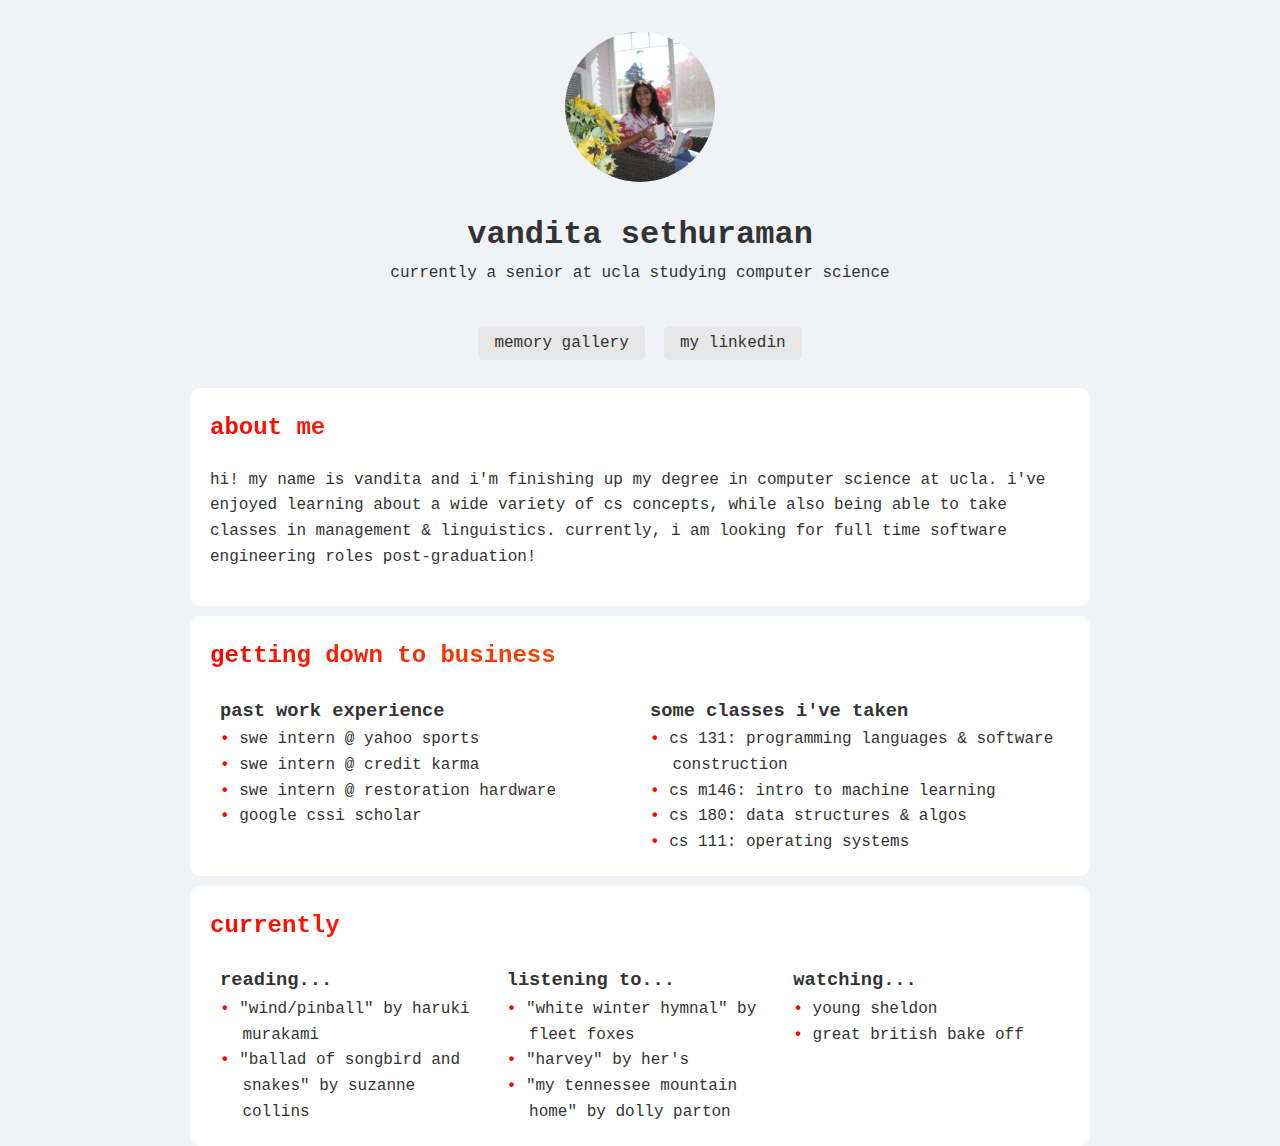
<file: index.html>
<!DOCTYPE html>
<html lang="en">
<head>
    <meta charset="UTF-8">
    <meta name="viewport" content="width=device-width, initial-scale=1.0">
    <title>vandita's website</title>
    <link rel="stylesheet" href="style.css">
</head>
<body>
    <div class="container">
        <div class="profile">
            <img src="aphotoofme.JPG" alt="vandita's website" class="profile-image">
            <h1 class="name">vandita sethuraman</h1>
            <p class="subtext">currently a senior at ucla studying computer science</p>
        </div>
        
        <div class="links">
            <a href="gallery.html">memory gallery</a>
            <a href="https://www.linkedin.com/in/vanditasethuraman/">my linkedin</a>
           
            <!-- maybe add a toons button, memory gallery -->
        </div>
        
        <div class="about-section">
            <h2 class="rainbow-text">about me</h2>
            <p>hi! my name is vandita and i'm finishing up my degree in computer science at ucla. 
                i've enjoyed learning about a wide variety of cs concepts, while also being able to take classes in management & linguistics.
                currently, i am looking for full time software engineering roles post-graduation!
            </p>
        </div>

        <div class="about-section">
            <h2 class="rainbow-text">getting down to business</h2>
            <div class="columns">
                <div class="column">
                    <h3 class="work-header">past work experience</h3>
                    <ul class="list">
                        <li>swe intern @ yahoo sports</li>
                        <li>swe intern @ credit karma</li>
                        <li>swe intern @ restoration hardware</li>
                        <li>google cssi scholar</li>
                        
                    </ul>
                </div>
                <div class="column">
                    <h3 class="work-header">some classes i've taken</h3>
                    <ul class="list">
                        <li>cs 131: programming languages & software construction</li>
                        <li>cs m146: intro to machine learning</li>
                        <li>cs 180: data structures & algos</li>
                        <li>cs 111: operating systems</li>
                    </ul>
                </div>
            </div>
        </div>

        <div class="about-section">
            <h2 class="rainbow-text">currently</h2>
            <div class="columns">
                <div class="column">
                    <h3 class="work-header">reading...</h3>
                    <ul class="list">
                        <li>"wind/pinball" by haruki murakami</li>
                        <li>"ballad of songbird and snakes" by suzanne collins</li>
                    </ul>
                </div>
                <div class="column">
                    <h3 class="work-header">listening to...</h3>
                    <ul class="list">
                        <li>"white winter hymnal" by fleet foxes</li>
                        <li>"harvey" by her's</li>
                        <li>"my tennessee mountain home" by dolly parton</li>
                    </ul>
                </div>
                <div class="column">
                    <h3 class="work-header">watching...</h3>
                    <ul class="list">
                        <li>young sheldon</li>
                        <li>great british bake off</li>
                    </ul>
                </div>
            </div>
        </div>
        
        
    </div>
</body>
</html>
</file>
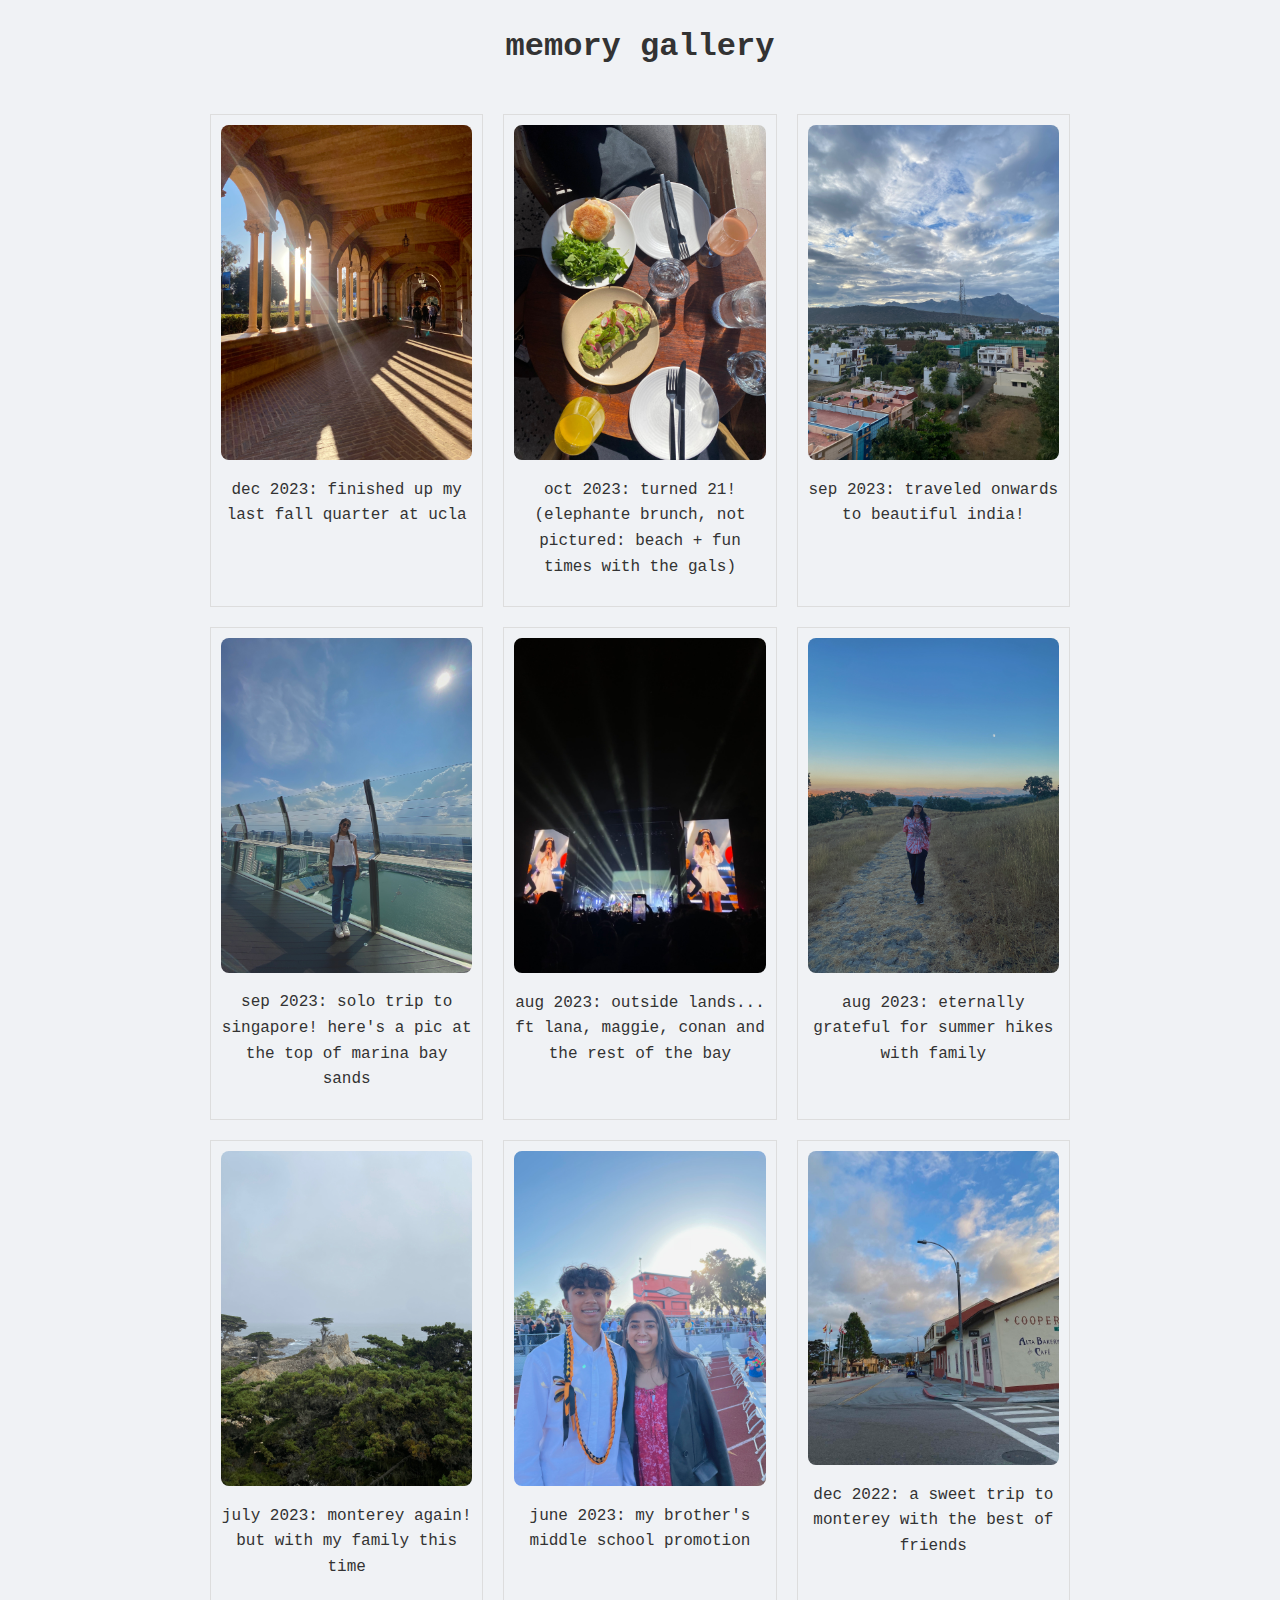
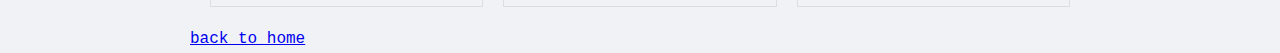
<file: gallery.html>
<!DOCTYPE html>
<html lang="en">
<head>
    <meta charset="UTF-8">
    <meta name="viewport" content="width=device-width, initial-scale=1.0">
    <title>memory gallery</title>
    <link rel="stylesheet" href="style.css">
</head>
<body>
    <div class="container">
        <h1 class="memory-gallery-title">memory gallery</h1>
        <div class="gallery">
            <div class="photo">
                <img src="royce.JPG" alt="Memory">
                <p class="caption">dec 2023: finished up my last fall quarter at ucla</p>
            </div>
            <div class="photo">
                <img src="elephante.jpg" alt="Memory">
                <p class="caption">oct 2023: turned 21! (elephante brunch, not pictured: beach + fun times with the gals) </p>
            </div>
            <div class="photo">
                <img src="india.jpg" alt="Memory">
                <p class="caption">sep 2023: traveled onwards to beautiful india! </p>
            </div>
            <div class="photo">
                <img src="singapore.jpg" alt="Memory">
                <p class="caption">sep 2023: solo trip to singapore! here's a pic at the top of marina bay sands</p>
            </div>
            <div class="photo">
                <img src="osl.JPG" alt="Memory">
                <p class="caption">aug 2023: outside lands... ft lana, maggie, conan and the rest of the bay</p>
            </div>
            <div class="photo">
                <img src="mehiking.jpg" alt="Memory">
                <p class="caption">aug 2023: eternally grateful for summer hikes with family</p>
            </div>
            <div class="photo">
                <img src="monterey2.JPG" alt="Memory">
                <p class="caption">july 2023: monterey again! but with my family this time</p>
            </div>
            <div class="photo">
                <img src="raj_promotion.jpg" alt="Memory">
                <p class="caption">june 2023: my brother's middle school promotion</p>
            </div>
            <div class="photo">
                <img src="monterey.jpg" alt="Memory">
                <p class="caption">dec 2022: a sweet trip to monterey with the best of friends</p>
            </div>
            <!-- More images can be added here -->
        </div>
        <a href="index.html">back to home</a>
    </div>
</body>
</html>
</file>
<file: style.css>
body {
    font-family: 'Courier New', monospace;
    background-color: #f0f2f5;
    color: #333;
    line-height: 1.6;
    margin: 0;
    padding: 0;
}

.container {
    width: 80%;
    margin: auto;
    max-width: 900px;
}

.profile {
    text-align: center;
    padding: 2rem 0;
}

.profile-image {
    border-radius: 50%;
    width: 150px;
    height: 150px;
    object-fit: cover;
    margin-bottom: 1rem;
}

.title {
    font-size: 1.2rem;
    color: #555;
    margin-bottom: 2rem;
}

.links {
    text-align: center;
    margin-bottom: 2rem;
}

.links a {
    text-decoration: none;
    color: #333;
    background-color: #e7e7e7;
    padding: 0.5rem 1rem;
    margin: 0 0.3rem;
    border-radius: 0.3rem;
    font-size: 1rem;
}

.links a:hover {
    background-color: #d7d7d7;
}

.about {
    background-color: white;
    padding: 2rem;
    border-radius: 0.5rem;
}

@media (max-width: 768px) {
    .container {
        width: 95%;
    }
}

.name {
    margin-top: 0.05em;
    margin-bottom: 0.1em; 
}

.subtext {
    margin-top: 0.1em; /* Adjust this value to reduce the space */
    /* Other styles for your subtext */
    line-height: 1.2; /* Adjust line-height if necessary */
}

.about-section {
    background-color: #fff;
    padding: 20px;
    border-radius: 10px;
    margin-top: 10px;
    /* other styles for your about section */
}

.rainbow-text {
    background: linear-gradient(45deg, red, orange);
    -webkit-background-clip: text;
    color: transparent;
    background-clip: text;
    font-size: 1.5em;
    text-align: left; /* Align text to the left */
    margin-top: 1px;
    margin-bottom: 20px; /* Adjust this value to control the space below the title */
}

/* Style for the paragraph or other content in your about section */
.about-section p {
    margin-top: 0; /* You can adjust this value to reduce the space between the title and the paragraph */
    /* other styles for your paragraph */
}

/* ... other CSS styles ... */

.business-section {
    background-color: #fff;
    padding: 20px;
    border-radius: 10px;
    /* other styles for your section */
}

.columns {
    display: flex;
    justify-content: space-between;
}

.column {
    flex: 1; /* Each column will take up equal space */
    padding: 0 10px; /* Adds some space between the columns */
}

.column h3 {
    color: #333;
    /* Add any other styles for the sub-headings */
}

/* Style for the bullet points */
.column ul {
    padding: 0;
    list-style-type: none; /* Removes default bullet style */
}

.column li {
    padding-left: 1.4em;
    text-indent: -1.4em;
}

.column li:before {
    content: '• '; /* Adds a custom bullet */
    color: red; /* Color for the bullet */
    font-weight: bold; /* Makes the bullet bold */
}

.work-header {
    margin-top: 1px;
    margin-bottom: 0.5px;
}

.list {
    margin-top: 1px;
    margin-bottom: 0.5px;
}

.gallery {
    display: grid;
    grid-template-columns: repeat(auto-fill, minmax(250px, 1fr));
    gap: 20px;
    padding: 20px;
}

.photo {
    border: 1px solid #ddd;
    padding: 10px;
    text-align: center;
}

.photo img {
    max-width: 100%;
    height: auto;
    border-radius: 8px;
}

.caption {
    margin-top: 8px;
}

.memory-gallery-title {
    text-align: center;
    font-size: 2em; /* Example font size */
    font-family: 'Courier New', monospace;
}
</file>
